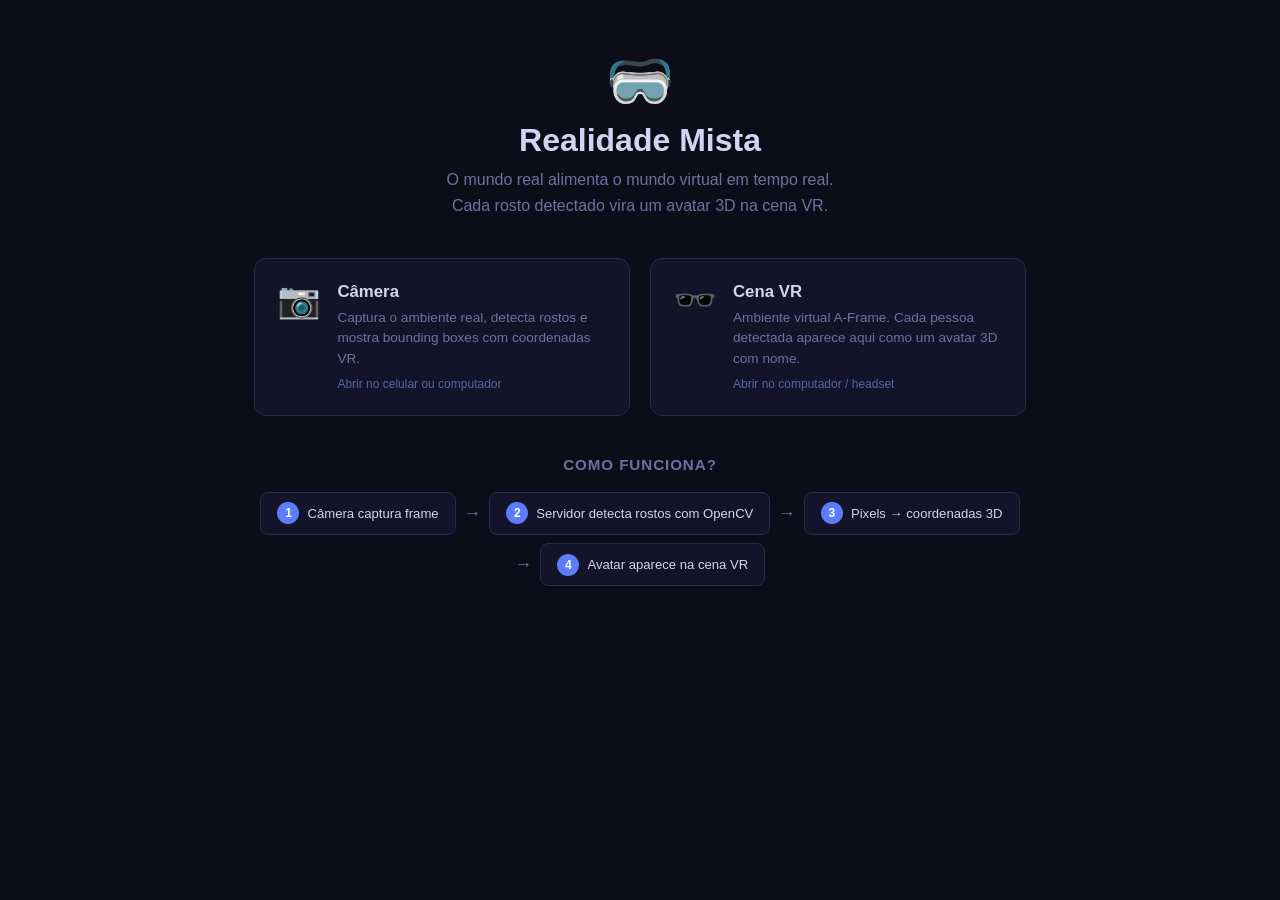
<file: templates/index.html>
<!DOCTYPE html>
<html lang="pt-BR">
<head>
  <meta charset="UTF-8">
  <meta name="viewport" content="width=device-width, initial-scale=1.0">
  <title>Realidade Mista – AR/VR</title>
  <link rel="stylesheet" href="/static/css/style.css">
</head>
<body>

<div class="home-wrapper">

  <header class="home-header">
    <div class="home-icon">🥽</div>
    <h1>Realidade Mista</h1>
    <p class="home-subtitle">
      O mundo real alimenta o mundo virtual em tempo real.<br>
      Cada rosto detectado vira um avatar 3D na cena VR.
    </p>
  </header>

  <!-- Cards de acesso -->
  <div class="home-cards">

    <!-- Câmera -->
    <a href="/camera" class="home-card home-card--camera">
      <div class="card-icon">📷</div>
      <div class="card-body">
        <h2>Câmera</h2>
        <p>Captura o ambiente real, detecta rostos e mostra bounding boxes com coordenadas VR.</p>
        <span class="card-hint">Abrir no celular ou computador</span>
      </div>
    </a>

    <!-- Cena VR -->
    <a href="/vr" class="home-card home-card--vr">
      <div class="card-icon">🕶️</div>
      <div class="card-body">
        <h2>Cena VR</h2>
        <p>Ambiente virtual A-Frame. Cada pessoa detectada aparece aqui como um avatar 3D com nome.</p>
        <span class="card-hint">Abrir no computador / headset</span>
      </div>
    </a>

  </div>

  <!-- Explicação do fluxo -->
  <section class="flow-section">
    <h3>Como funciona?</h3>
    <div class="flow-steps">
      <div class="flow-step">
        <span class="step-num">1</span>
        <span>Câmera captura frame</span>
      </div>
      <div class="flow-arrow">→</div>
      <div class="flow-step">
        <span class="step-num">2</span>
        <span>Servidor detecta rostos com OpenCV</span>
      </div>
      <div class="flow-arrow">→</div>
      <div class="flow-step">
        <span class="step-num">3</span>
        <span>Pixels → coordenadas 3D</span>
      </div>
      <div class="flow-arrow">→</div>
      <div class="flow-step">
        <span class="step-num">4</span>
        <span>Avatar aparece na cena VR</span>
      </div>
    </div>
  </section>

</div>

</body>
</html>
</file>
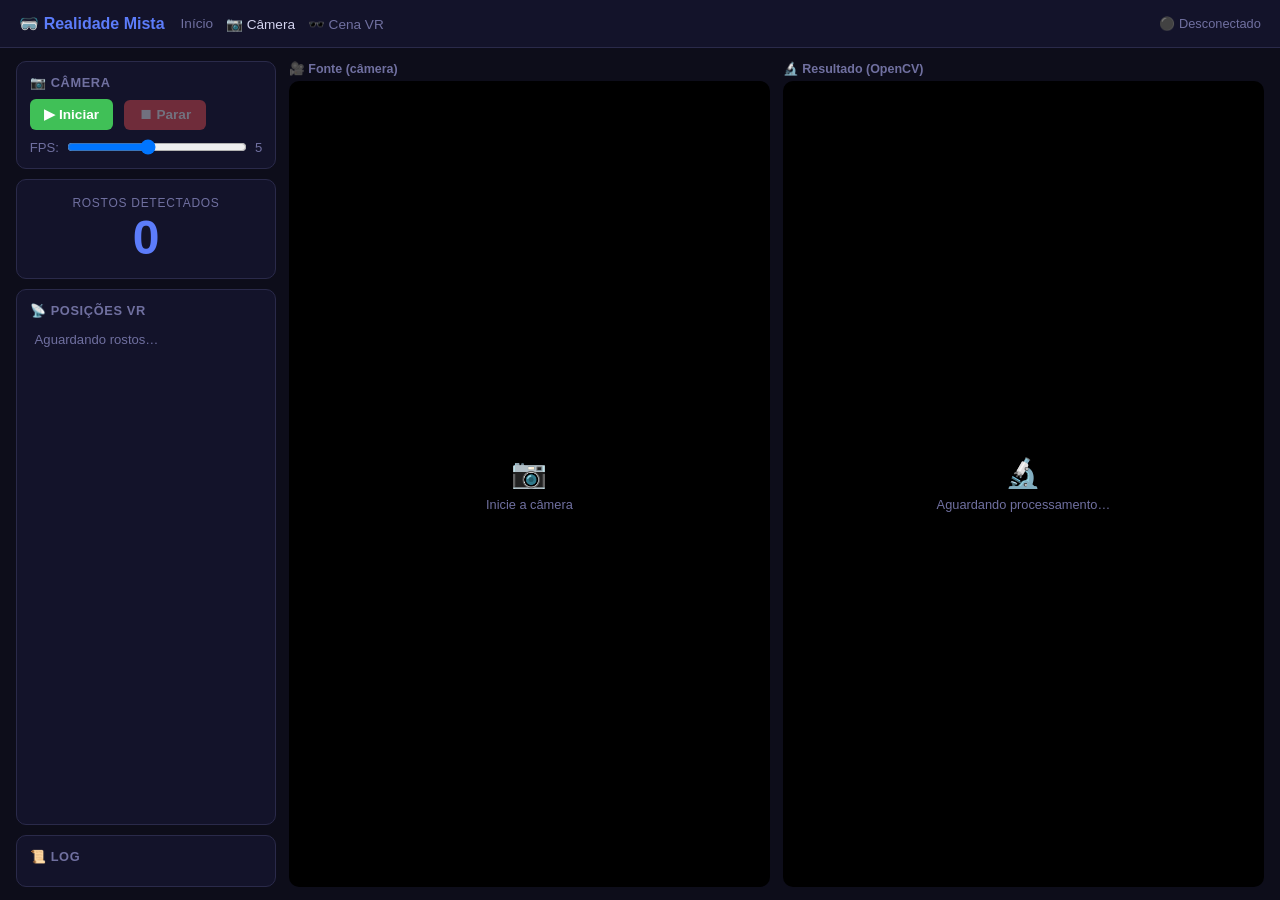
<file: templates/camera.html>
<!DOCTYPE html>
<html lang="pt-BR">
<head>
  <meta charset="UTF-8">
  <meta name="viewport" content="width=device-width, initial-scale=1.0">
  <title>Câmera – Mundo Real</title>
  <link rel="stylesheet" href="/static/css/style.css">
  <script src="https://cdn.socket.io/4.7.5/socket.io.min.js"></script>
</head>
<body class="camera-page">

<!-- ── Navbar ─────────────────────────────────────────────────── -->
<nav class="navbar">
  <a href="/" class="nav-brand">🥽 Realidade Mista</a>
  <div class="nav-links">
    <a href="/">Início</a>
    <a href="/camera" class="active">📷 Câmera</a>
    <a href="/vr">🕶️ Cena VR</a>
  </div>
  <span class="ws-status" id="wsStatus">⚫ Desconectado</span>
</nav>

<!-- ── Layout principal ───────────────────────────────────────── -->
<div class="cam-layout">

  <!-- Coluna esquerda: controles -->
  <aside class="cam-sidebar">

    <div class="card">
      <div class="card-title">📷 Câmera</div>
      <button id="btnStart" class="btn btn-green" onclick="iniciarCamera()">▶ Iniciar</button>
      <button id="btnStop"  class="btn btn-red"   onclick="pararCamera()" disabled>⏹ Parar</button>

      <div class="fps-row">
        <label>FPS:</label>
        <input type="range" id="fpsRange" min="1" max="10" value="5">
        <span id="fpsVal">5</span>
      </div>
    </div>

    <!-- Contador de rostos em destaque -->
    <div class="card card-face-count">
      <div class="face-count-label">Rostos detectados</div>
      <div class="face-count-num" id="faceCount">0</div>
    </div>

    <!-- Lista de pessoas detectadas com coords VR -->
    <div class="card" style="flex:1;overflow:hidden;display:flex;flex-direction:column">
      <div class="card-title">📡 Posições VR</div>
      <div id="vrList" class="vr-list">
        <p class="muted">Aguardando rostos…</p>
      </div>
    </div>

    <!-- Log de eventos -->
    <div class="card">
      <div class="card-title">📜 Log</div>
      <div id="logPanel" class="log-panel"></div>
    </div>

  </aside>

  <!-- Coluna direita: vídeos -->
  <div class="cam-videos">

    <!-- Fonte (câmera ao vivo) -->
    <div class="video-section">
      <div class="video-label">🎥 Fonte (câmera)</div>
      <div class="video-box">
        <video id="video" autoplay playsinline muted></video>
        <canvas id="captureCanvas" style="display:none"></canvas>
        <div class="no-signal" id="noSignal">
          <span>📷</span>
          <small>Inicie a câmera</small>
        </div>
        <div class="fps-badge" id="fpsBadge" style="display:none">0 fps</div>
      </div>
    </div>

    <!-- Resultado (frame anotado pelo servidor) -->
    <div class="video-section">
      <div class="video-label">🔬 Resultado (OpenCV)</div>
      <div class="video-box">
        <img id="resultImg" style="display:none" alt="frame processado">
        <div class="no-signal" id="noResult">
          <span>🔬</span>
          <small>Aguardando processamento…</small>
        </div>
      </div>
    </div>

  </div>
</div>

<script src="/static/js/camera.js"></script>
</body>
</html>
</file>
<file: static/css/style.css>
/* ─────────────────────────────────────────────────────────────────
   style.css – Realidade Mista AR/VR
   ───────────────────────────────────────────────────────────────── */

/* ── Reset e variáveis ─────────────────────────────────────────── */
*, *::before, *::after { box-sizing: border-box; margin: 0; padding: 0; }

:root {
  --bg:         #0d0d1a;
  --bg2:        #13132a;
  --bg3:        #1a1a35;
  --border:     #2a2a4a;
  --primary:    #5c7cfa;
  --green:      #40c057;
  --red:        #fa5252;
  --text:       #d4d4f0;
  --muted:      #7070a0;
  --radius:     10px;
}

body {
  font-family: "Segoe UI", sans-serif;
  background: var(--bg);
  color: var(--text);
  min-height: 100vh;
}

/* ── Navbar ────────────────────────────────────────────────────── */
.navbar {
  height: 48px;
  display: flex;
  align-items: center;
  gap: 1rem;
  padding: 0 1.2rem;
  background: var(--bg2);
  border-bottom: 1px solid var(--border);
  position: sticky;
  top: 0;
  z-index: 100;
}

.nav-brand {
  font-weight: 700;
  font-size: 1rem;
  color: var(--primary);
  text-decoration: none;
  white-space: nowrap;
}

.nav-links { display: flex; gap: .8rem; }
.nav-links a {
  color: var(--muted);
  text-decoration: none;
  font-size: .85rem;
  transition: color .2s;
}
.nav-links a:hover, .nav-links a.active { color: var(--text); }

.ws-status {
  margin-left: auto;
  font-size: .8rem;
  color: var(--muted);
}
.ws-status.connected { color: var(--green); }

.vr-hud { margin-left: auto; display: flex; gap: .8rem; align-items: center; }
.avatar-badge {
  background: #2a1a5a;
  color: #c0a0ff;
  padding: .2rem .7rem;
  border-radius: 20px;
  font-size: .8rem;
}

/* ── Cartões genéricos ─────────────────────────────────────────── */
.card {
  background: var(--bg2);
  border: 1px solid var(--border);
  border-radius: var(--radius);
  padding: .8rem;
}

.card-title {
  font-size: .8rem;
  font-weight: 700;
  text-transform: uppercase;
  letter-spacing: .05em;
  color: var(--muted);
  margin-bottom: .6rem;
}

/* ── Botões ────────────────────────────────────────────────────── */
.btn {
  display: inline-block;
  padding: .45rem .9rem;
  border-radius: 6px;
  border: none;
  cursor: pointer;
  font-size: .85rem;
  font-weight: 600;
  transition: opacity .15s;
}
.btn:disabled { opacity: .4; cursor: not-allowed; }
.btn:hover:not(:disabled) { opacity: .85; }
.btn-green { background: var(--green);   color: #fff; margin-right: .4rem; }
.btn-red   { background: var(--red);     color: #fff; }

/* ── FPS row ───────────────────────────────────────────────────── */
.fps-row {
  display: flex;
  align-items: center;
  gap: .5rem;
  margin-top: .6rem;
  font-size: .82rem;
  color: var(--muted);
}
.fps-row input { flex: 1; }

/* ── Log panel ─────────────────────────────────────────────────── */
.log-panel {
  max-height: 100px;
  overflow-y: auto;
  font-size: .75rem;
  font-family: monospace;
}
.log-panel p        { padding: .1rem 0; color: var(--muted); }
.log-panel p.warning { color: #f0a050; }
.log-panel p.error   { color: var(--red); }

/* ── Página da câmera ──────────────────────────────────────────── */
.camera-page { overflow: hidden; }

.cam-layout {
  display: grid;
  grid-template-columns: 260px 1fr;
  gap: .8rem;
  padding: .8rem 1rem;
  height: calc(100vh - 48px);
  overflow: hidden;
}

.cam-sidebar {
  display: flex;
  flex-direction: column;
  gap: .6rem;
  overflow-y: auto;
}

/* Contador de rostos em destaque */
.card-face-count {
  text-align: center;
  padding: 1rem;
}
.face-count-label {
  font-size: .75rem;
  color: var(--muted);
  text-transform: uppercase;
  letter-spacing: .06em;
  margin-bottom: .3rem;
}
.face-count-num {
  font-size: 3rem;
  font-weight: 800;
  color: var(--primary);
  line-height: 1;
}

/* Lista VR */
.vr-list {
  overflow-y: auto;
  display: flex;
  flex-direction: column;
  gap: .4rem;
}

.vr-item {
  background: var(--bg3);
  border-radius: 6px;
  padding: .45rem .6rem;
  font-size: .78rem;
}

.vr-coords {
  display: flex;
  gap: .6rem;
  margin-top: .2rem;
  color: var(--muted);
  font-family: monospace;
  font-size: .73rem;
}

.vr-pixel {
  color: #555570;
  font-size: .7rem;
  margin-top: .1rem;
}

.muted { color: var(--muted); font-size: .82rem; padding: .3rem; }

/* Área de vídeos */
.cam-videos {
  display: grid;
  grid-template-columns: 1fr 1fr;
  gap: .8rem;
  overflow: hidden;
}

.video-section {
  display: flex;
  flex-direction: column;
  gap: .3rem;
  overflow: hidden;
}

.video-label {
  font-size: .78rem;
  color: var(--muted);
  font-weight: 600;
}

.video-box {
  position: relative;
  background: #000;
  border-radius: var(--radius);
  overflow: hidden;
  flex: 1;
  min-height: 0;
}

.video-box video,
.video-box img {
  width: 100%; height: 100%;
  object-fit: cover;
  display: block;
}

.no-signal {
  position: absolute; inset: 0;
  display: flex; flex-direction: column;
  align-items: center; justify-content: center;
  gap: .4rem;
  color: var(--muted);
  font-size: 1.8rem;
}
.no-signal small { font-size: .8rem; }

.fps-badge {
  position: absolute; top: .5rem; left: .5rem;
  background: rgba(0,0,0,.65);
  color: #0f0;
  font-size: .7rem;
  padding: .15rem .45rem;
  border-radius: 4px;
  font-family: monospace;
}

/* ── Página Inicial ────────────────────────────────────────────── */
.home-wrapper {
  max-width: 820px;
  margin: 0 auto;
  padding: 3rem 1.5rem;
}

.home-header { text-align: center; margin-bottom: 2.5rem; }
.home-icon   { font-size: 3.5rem; margin-bottom: .5rem; }
.home-header h1 { font-size: 2rem; margin-bottom: .5rem; }
.home-subtitle  { color: var(--muted); line-height: 1.6; }

.home-cards {
  display: grid;
  grid-template-columns: 1fr 1fr;
  gap: 1.2rem;
  margin-bottom: 2.5rem;
}

.home-card {
  display: flex;
  gap: 1rem;
  align-items: flex-start;
  padding: 1.4rem;
  border-radius: 12px;
  border: 1px solid var(--border);
  text-decoration: none;
  color: var(--text);
  background: var(--bg2);
  transition: border-color .2s, transform .15s;
}
.home-card:hover { border-color: var(--primary); transform: translateY(-2px); }
.home-card--vr:hover { border-color: #c070ff; }

.card-icon { font-size: 2.2rem; line-height: 1; }
.card-body h2 { font-size: 1.05rem; margin-bottom: .4rem; }
.card-body p  { font-size: .85rem; color: var(--muted); line-height: 1.5; }
.card-hint    { display: inline-block; margin-top: .5rem; font-size: .75rem; color: #5568a0; }

/* Fluxo de passos */
.flow-section { text-align: center; }
.flow-section h3 { margin-bottom: 1.2rem; color: var(--muted); font-size: .95rem; text-transform: uppercase; letter-spacing: .06em; }

.flow-steps {
  display: flex;
  align-items: center;
  justify-content: center;
  gap: .5rem;
  flex-wrap: wrap;
}

.flow-step {
  display: flex;
  align-items: center;
  gap: .5rem;
  background: var(--bg2);
  border: 1px solid var(--border);
  border-radius: 8px;
  padding: .6rem 1rem;
  font-size: .82rem;
}

.step-num {
  display: inline-flex;
  align-items: center;
  justify-content: center;
  width: 22px; height: 22px;
  background: var(--primary);
  color: #fff;
  border-radius: 50%;
  font-size: .75rem;
  font-weight: 700;
  flex-shrink: 0;
}

.flow-arrow { color: var(--muted); font-size: 1.1rem; }

/* ── VR nav extras ──────────────────────────────────────────────── */
.vr-nav { position: absolute; top: 0; left: 0; right: 0; z-index: 200; }

/* ── Responsividade ─────────────────────────────────────────────── */
@media (max-width: 760px) {
  .cam-layout     { grid-template-columns: 1fr; grid-template-rows: auto 1fr; height: auto; overflow: auto; }
  .cam-videos     { grid-template-columns: 1fr; }
  .camera-page    { overflow: auto; }
  .home-cards     { grid-template-columns: 1fr; }
  .flow-steps     { flex-direction: column; }
}
</file>
